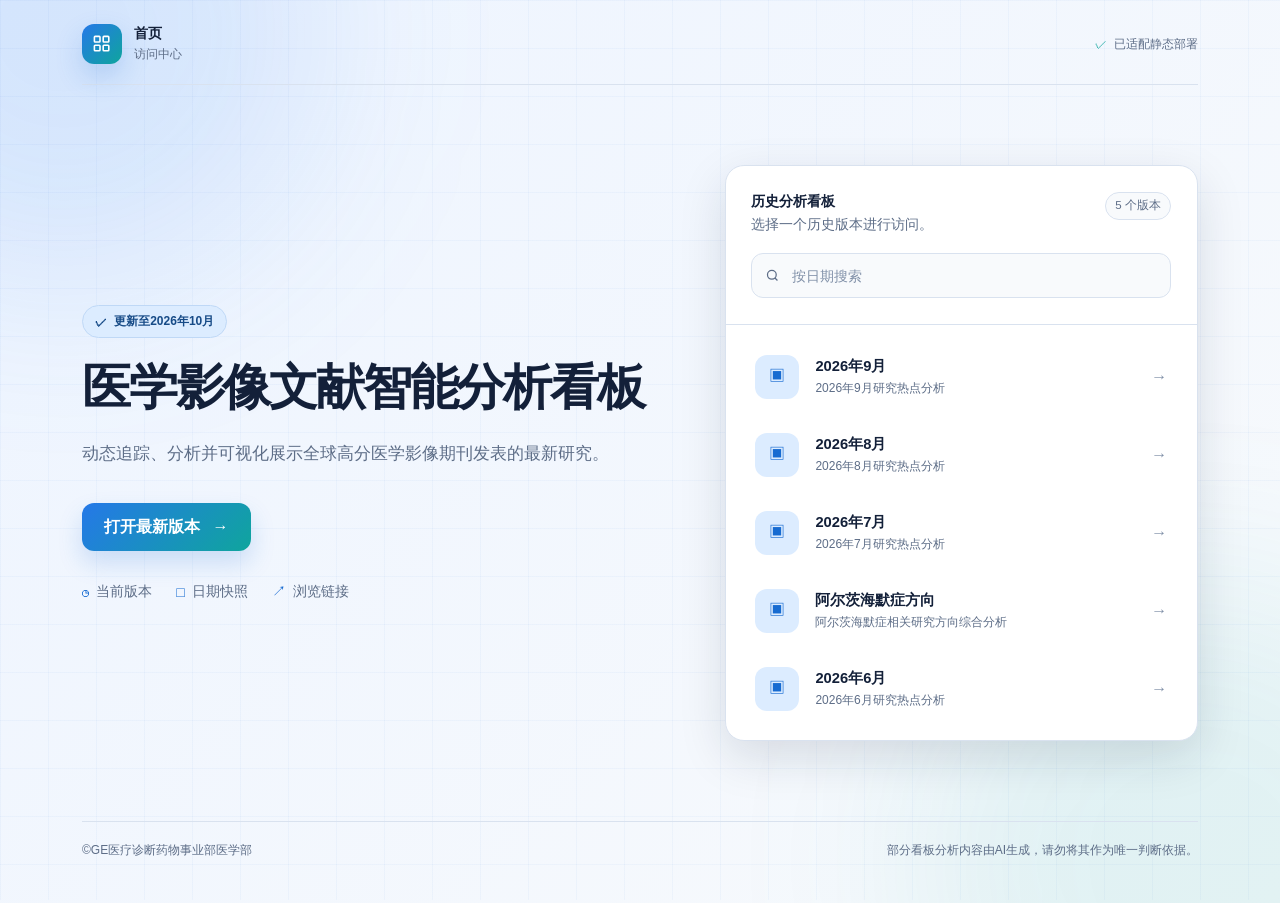
<file: index.html>
<!doctype html>
<html lang="zh-CN">
<head>
  <!-- Google tag (gtag.js) -->
  <script async src="https://www.googletagmanager.com/gtag/js?id=G-XSXS5LJTL2"></script>
  <script>
    window.dataLayer = window.dataLayer || [];
    function gtag(){dataLayer.push(arguments);}
    gtag('js', new Date());

    gtag('config', 'G-XSXS5LJTL2');
  </script>
  <meta charset="utf-8">
  <meta name="viewport" content="width=device-width, initial-scale=1">
  <meta name="description" content="访问当前仪表板和历史归档版本。">
  <title>看板首页</title>
  <link rel="stylesheet" href="./css/gateway.css">
  <script src="./js/gateway.js" defer></script>
</head>
<body>
  <a class="skip-link" href="#main-content">跳转到主要内容</a>

  <div class="ambient ambient-one" aria-hidden="true"></div>
  <div class="ambient ambient-two" aria-hidden="true"></div>
  <div class="grid-bg" aria-hidden="true"></div>

  <div class="page-shell">
    <header class="site-header">
      <a class="brand" href="./" aria-label="仪表板门户首页">
        <span class="brand-icon" aria-hidden="true">
          <svg viewBox="0 0 24 24"><rect x="3" y="3" width="7" height="7" rx="1"/><rect x="14" y="3" width="7" height="7" rx="1"/><rect x="3" y="14" width="7" height="7" rx="1"/><rect x="14" y="14" width="7" height="7" rx="1"/></svg>
        </span>
        <span><strong>首页</strong><small>访问中心</small></span>
      </a>
      <span class="deployment-state"><span aria-hidden="true">✓</span> 已适配静态部署</span>
    </header>

    <main id="main-content" class="hero">
      <section class="intro" aria-labelledby="page-title">
        <div class="status-pill"><span aria-hidden="true">✓</span> 更新至2026年10月</div>
        <h1 id="page-title">医学影像文献智能分析看板</h1>
        <p class="lead">动态追踪、分析并可视化展示全球高分医学影像期刊发表的最新研究。</p>
        <div class="actions">
          <a id="current-dashboard-link" class="button button-primary" href="./current/">打开最新版本 <span aria-hidden="true">→</span></a>
        </div>
        <ul class="features" aria-label="门户功能">
          <li><span aria-hidden="true">◷</span> 当前版本</li>
          <li><span aria-hidden="true">□</span> 日期快照</li>
          <li><span aria-hidden="true">↗</span> 浏览链接</li>
        </ul>
      </section>

      <section id="archive" class="archive-card" aria-labelledby="archive-title">
        <div class="archive-head">
          <div class="archive-title-row">
            <div><h2 id="archive-title">历史分析看板</h2><p>选择一个历史版本进行访问。</p></div>
            <span id="release-count" class="release-count">0 个版本</span>
          </div>
          <label class="search-box">
            <svg aria-hidden="true" viewBox="0 0 24 24"><circle cx="11" cy="11" r="7"/><path d="m20 20-4-4"/></svg>
            <span class="sr-only">搜索历史版本</span>
            <input id="release-search" type="search" placeholder="按日期搜索" autocomplete="off">
          </label>
        </div>
        <div id="release-list" class="release-list" aria-live="polite"></div>
        <noscript><p class="empty-state">需要启用 JavaScript 才能显示归档列表。您仍可通过 versions 目录中的直接链接访问历史版本。</p></noscript>
      </section>
    </main>

    <footer><span>©GE医疗诊断药物事业部医学部</span><span>部分看板分析内容由AI生成，请勿将其作为唯一判断依据。</span></footer>
  </div>
</body>
</html>
</file>
<file: css/gateway.css>
:root {
  color-scheme: light;
  --bg: #edf4ff;
  --bg2: #f8fafc;
  --panel: #ffffff;
  --panel2: #f8fafc;
  --text: #132039;
  --muted: #5d6d87;
  --line: #d9e2ef;
  --blue: #176bd1;
  --teal: #0fa59d;
  --blue-soft: #dcecff;
  --focus: #176bd1;
  font-family: Inter, "Microsoft YaHei", "PingFang SC", Arial, sans-serif;
}

* { box-sizing: border-box; }
html { scroll-behavior: smooth; }
body {
  margin: 0;
  min-width: 320px;
  min-height: 100vh;
  overflow-x: hidden;
  color: var(--text);
  background: linear-gradient(135deg, var(--bg), var(--bg2));
}
a { color: inherit; }

.skip-link {
  position: fixed; left: 1rem; top: -5rem; z-index: 50;
  padding: .75rem 1rem; border-radius: 12px;
  color: #fff; background: var(--blue); font-weight: 800;
}
.skip-link:focus { top: 1rem; }

.ambient { position: fixed; border-radius: 999px; filter: blur(90px); pointer-events: none; }
.ambient-one { width: 32rem; height: 32rem; left: -12rem; top: -14rem; background: rgba(37,120,232,.12); }
.ambient-two { width: 35rem; height: 35rem; right: -12rem; bottom: -15rem; background: rgba(15,165,157,.09); }
.grid-bg {
  position: fixed; inset: 0; pointer-events: none;
  background-image: linear-gradient(rgba(23,107,209,.035) 1px, transparent 1px), linear-gradient(90deg, rgba(23,107,209,.035) 1px, transparent 1px);
  background-size: 48px 48px;
}

.page-shell { position: relative; max-width: 1180px; min-height: 100vh; margin: auto; padding: 1.5rem 2rem; display: flex; flex-direction: column; }
.site-header { display: flex; align-items: center; justify-content: space-between; padding-bottom: 1.25rem; border-bottom: 1px solid var(--line); }
.brand { display: flex; align-items: center; gap: .75rem; border-radius: 12px; text-decoration: none; }
.brand:focus-visible, .button:focus-visible, .release-link:focus-visible { outline: 3px solid rgba(23,107,209,.28); outline-offset: 3px; }
.brand-icon {
  width: 2.5rem; height: 2.5rem; display: grid; place-items: center;
  border-radius: 12px; color: #fff;
  background: linear-gradient(135deg, #2578e8, #0fa59d);
  box-shadow: 0 12px 28px rgba(23,107,209,.2);
}
.brand-icon svg { width: 1.2rem; fill: none; stroke: currentColor; stroke-width: 2; }
.brand strong, .brand small { display: block; }
.brand strong { font-size: .875rem; letter-spacing: .025em; }
.brand small { margin-top: .15rem; color: var(--muted); font-size: .75rem; }
.deployment-state { display: flex; align-items: center; gap: .45rem; color: var(--muted); font-size: .75rem; }
.deployment-state span { color: var(--teal); }

.hero { flex: 1; display: grid; grid-template-columns: 1.1fr .9fr; gap: 4rem; align-items: center; padding: 5rem 0; }
.intro { animation: rise .55s ease-out both; }
.status-pill {
  display: inline-flex; align-items: center; gap: .45rem; padding: .45rem .75rem;
  border: 1px solid #bfd8f6; border-radius: 999px;
  color: #174b87; background: var(--blue-soft); font-size: .75rem; font-weight: 800;
}
h1 { max-width: 720px; margin: 1.5rem 0 0; color: var(--text); font-size: clamp(2rem, 3.8vw, 3.15rem); line-height: 1.06; letter-spacing: -.045em; }
.lead { max-width: 650px; margin: 1.5rem 0 0; color: var(--muted); font-size: 1.08rem; line-height: 1.75; }
.actions { display: flex; gap: .75rem; margin-top: 2.2rem; }
.button { min-height: 3rem; display: inline-flex; align-items: center; justify-content: center; gap: .75rem; padding: .75rem 1.4rem; border-radius: 12px; text-decoration: none; font-weight: 900; transition: .2s ease; }
.button-primary { color: #fff; background: linear-gradient(135deg, #2578e8, #0fa59d); box-shadow: 0 12px 24px rgba(23,107,209,.18); }
.button-primary:hover { filter: brightness(1.04); transform: translateY(-1px); box-shadow: 0 15px 30px rgba(23,107,209,.24); }
.button-secondary { border: 1px solid var(--line); color: var(--text); background: transparent; }
.button-secondary:hover { border-color: #b9cbe2; background: rgba(255,255,255,.7); }
.features { display: flex; flex-wrap: wrap; gap: 1rem 1.5rem; margin: 2rem 0 0; padding: 0; color: var(--muted); list-style: none; font-size: .875rem; }
.features li { display: flex; gap: .45rem; align-items: center; }
.features li span { color: var(--blue); }

.archive-card {
  overflow: hidden; border: 1px solid var(--line); border-radius: 19px;
  background: var(--panel); box-shadow: 0 16px 48px rgba(19,32,57,.13);
  animation: rise .55s .12s ease-out both;
}
.archive-head { padding: 1.6rem; border-bottom: 1px solid var(--line); }
.archive-title-row { display: flex; justify-content: space-between; gap: 1rem; align-items: flex-start; }
.archive-title-row h2 { margin: 0; color: var(--text); font-size: .9rem; }
.archive-title-row p { margin: .35rem 0 0; color: var(--muted); font-size: .86rem; }
.release-count { white-space: nowrap; padding: .35rem .6rem; border: 1px solid var(--line); border-radius: 999px; color: var(--muted); background: var(--panel2); font-size: .72rem; }
.search-box { height: 2.8rem; margin-top: 1.2rem; padding: 0 .8rem; display: flex; align-items: center; gap: .65rem; border: 1px solid var(--line); border-radius: 12px; background: var(--panel2); }
.search-box:focus-within { border-color: var(--blue); box-shadow: 0 0 0 3px rgba(23,107,209,.1); }
.search-box svg { width: 1rem; fill: none; stroke: var(--muted); stroke-width: 2; }
.search-box input { width: 100%; border: 0; outline: 0; color: var(--text); background: transparent; font: inherit; font-size: .875rem; }
.search-box input::placeholder { color: #8090a8; }
.release-list { padding: .8rem; }
.release-link { display: flex; align-items: center; gap: 1rem; padding: 1rem; border: 1px solid transparent; border-radius: 14px; text-decoration: none; transition: .2s ease; }
.release-link:hover { border-color: var(--line); background: var(--panel2); }
.archive-icon { flex: 0 0 auto; width: 2.75rem; height: 2.75rem; display: grid; place-items: center; border-radius: 12px; color: var(--blue); background: var(--blue-soft); transition: .2s ease; }
.release-link:hover .archive-icon { color: #fff; background: linear-gradient(135deg, #2578e8, #0fa59d); }
.release-copy { min-width: 0; flex: 1; }
.release-copy strong, .release-copy small { display: block; }
.release-copy strong { color: var(--text); font-size: .92rem; }
.release-copy small { margin-top: .25rem; overflow: hidden; color: var(--muted); font-size: .75rem; text-overflow: ellipsis; white-space: nowrap; }
.release-arrow { color: #8090a8; transition: .2s ease; }
.release-link:hover .release-arrow { color: var(--blue); transform: translateX(4px); }
.empty-state { margin: 0; padding: 2.8rem 1rem; color: var(--muted); text-align: center; font-size: .85rem; }
footer { display: flex; justify-content: space-between; gap: 1rem; padding: 1.25rem 0; border-top: 1px solid var(--line); color: var(--muted); font-size: .75rem; }
.sr-only { position: absolute; width: 1px; height: 1px; padding: 0; margin: -1px; overflow: hidden; clip: rect(0,0,0,0); white-space: nowrap; border: 0; }

@keyframes rise { from { opacity: 0; transform: translateY(16px); } to { opacity: 1; transform: translateY(0); } }
@media (prefers-reduced-motion: reduce) { html { scroll-behavior: auto; } *, *::before, *::after { animation-duration: .01ms !important; animation-iteration-count: 1 !important; transition-duration: .01ms !important; } }
@media (max-width: 850px) { .page-shell { padding: 1.25rem; } .hero { grid-template-columns: 1fr; gap: 3rem; padding: 3.5rem 0; } .intro { max-width: 720px; } }
@media (max-width: 560px) { .deployment-state { display: none; } .actions { flex-direction: column; } .button { width: 100%; } .features { gap: .8rem 1rem; } footer { flex-direction: column; } .archive-head { padding: 1.25rem; } .release-list { padding: .55rem; } h1 { font-size: 1.9rem; } }
</file>
